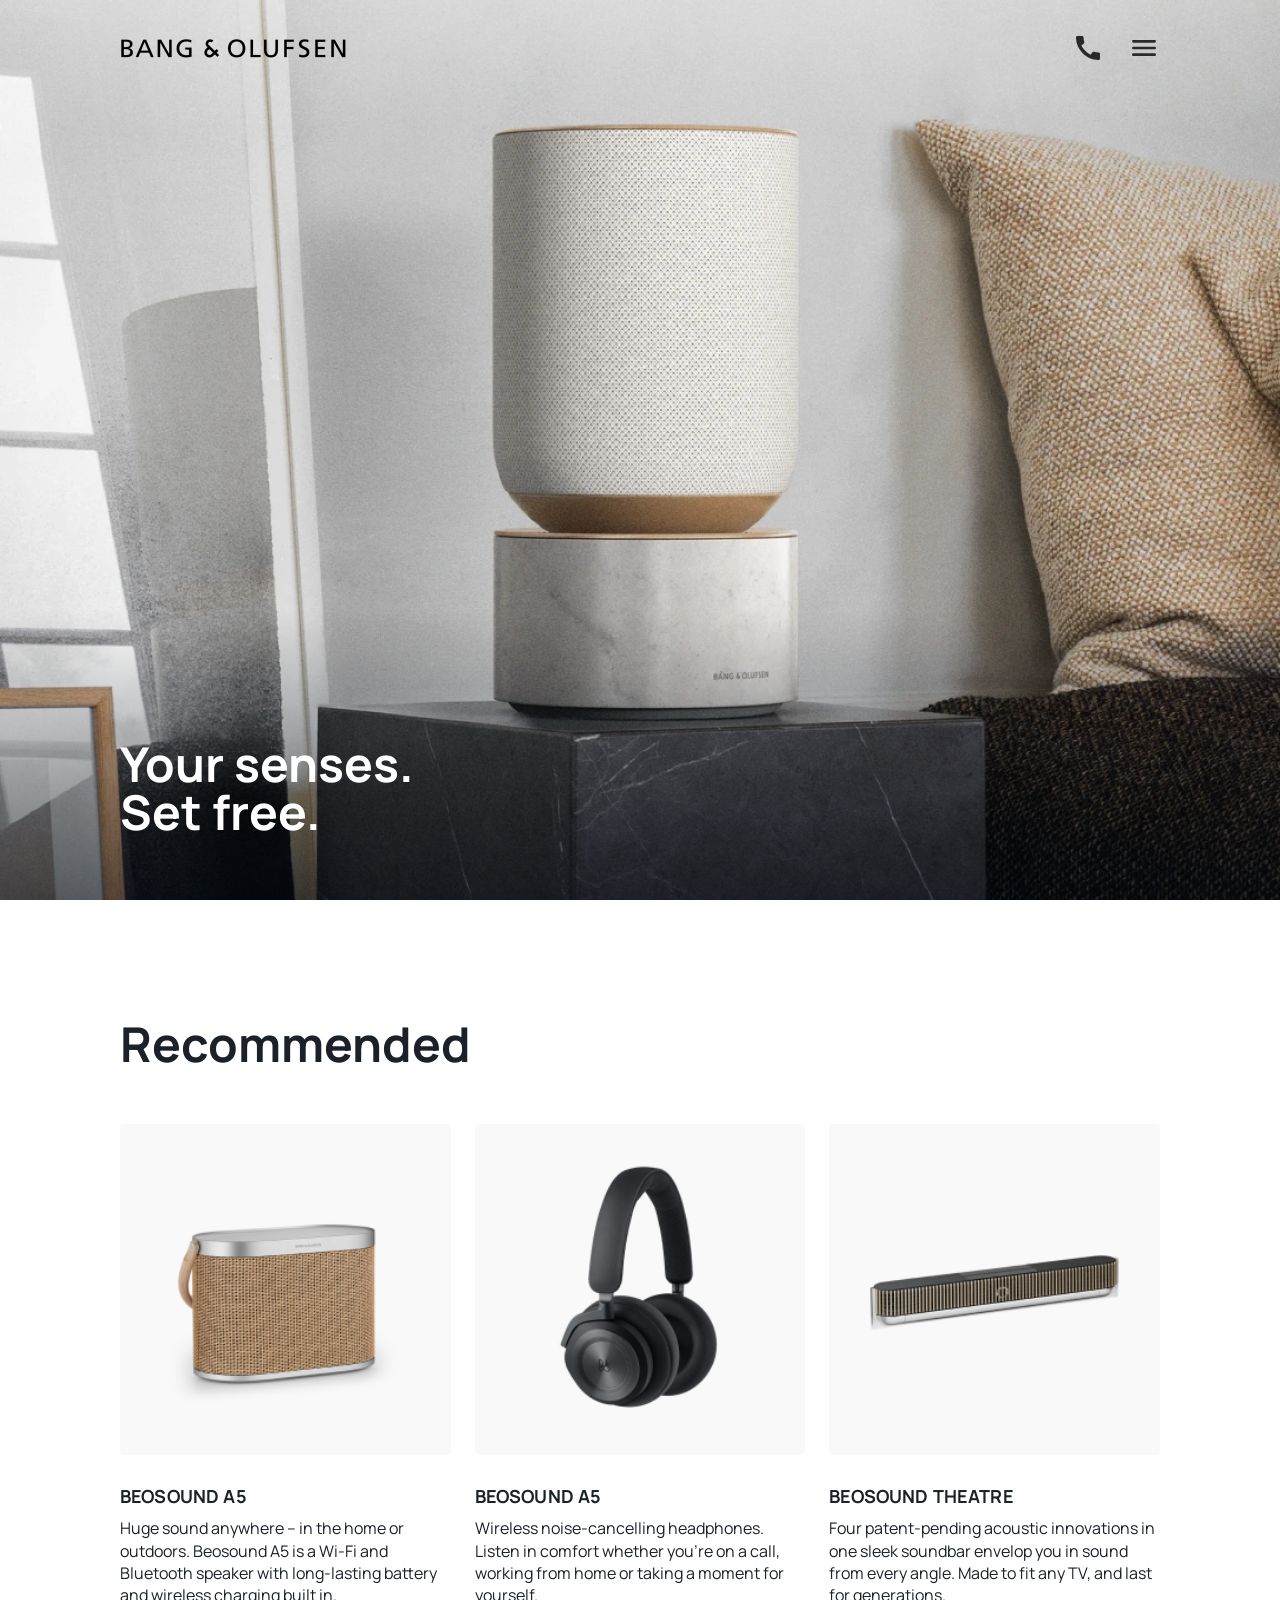
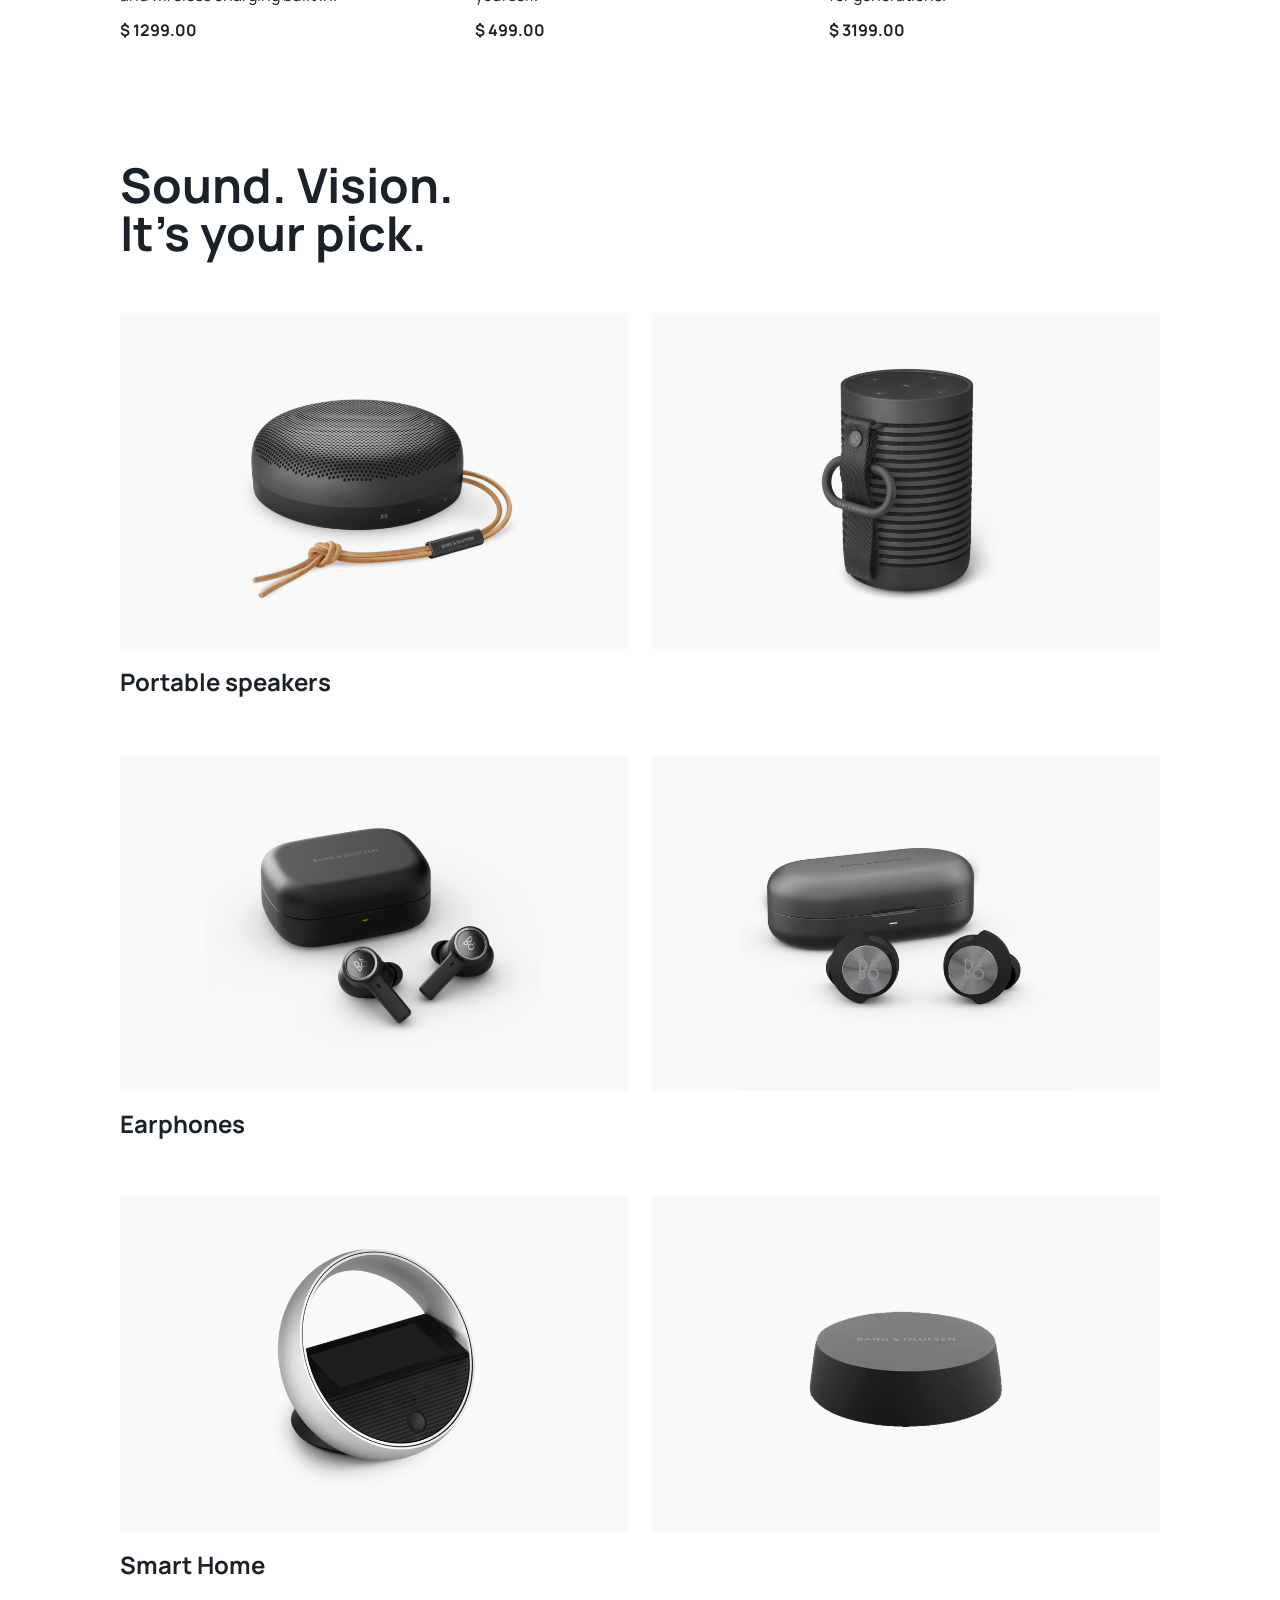
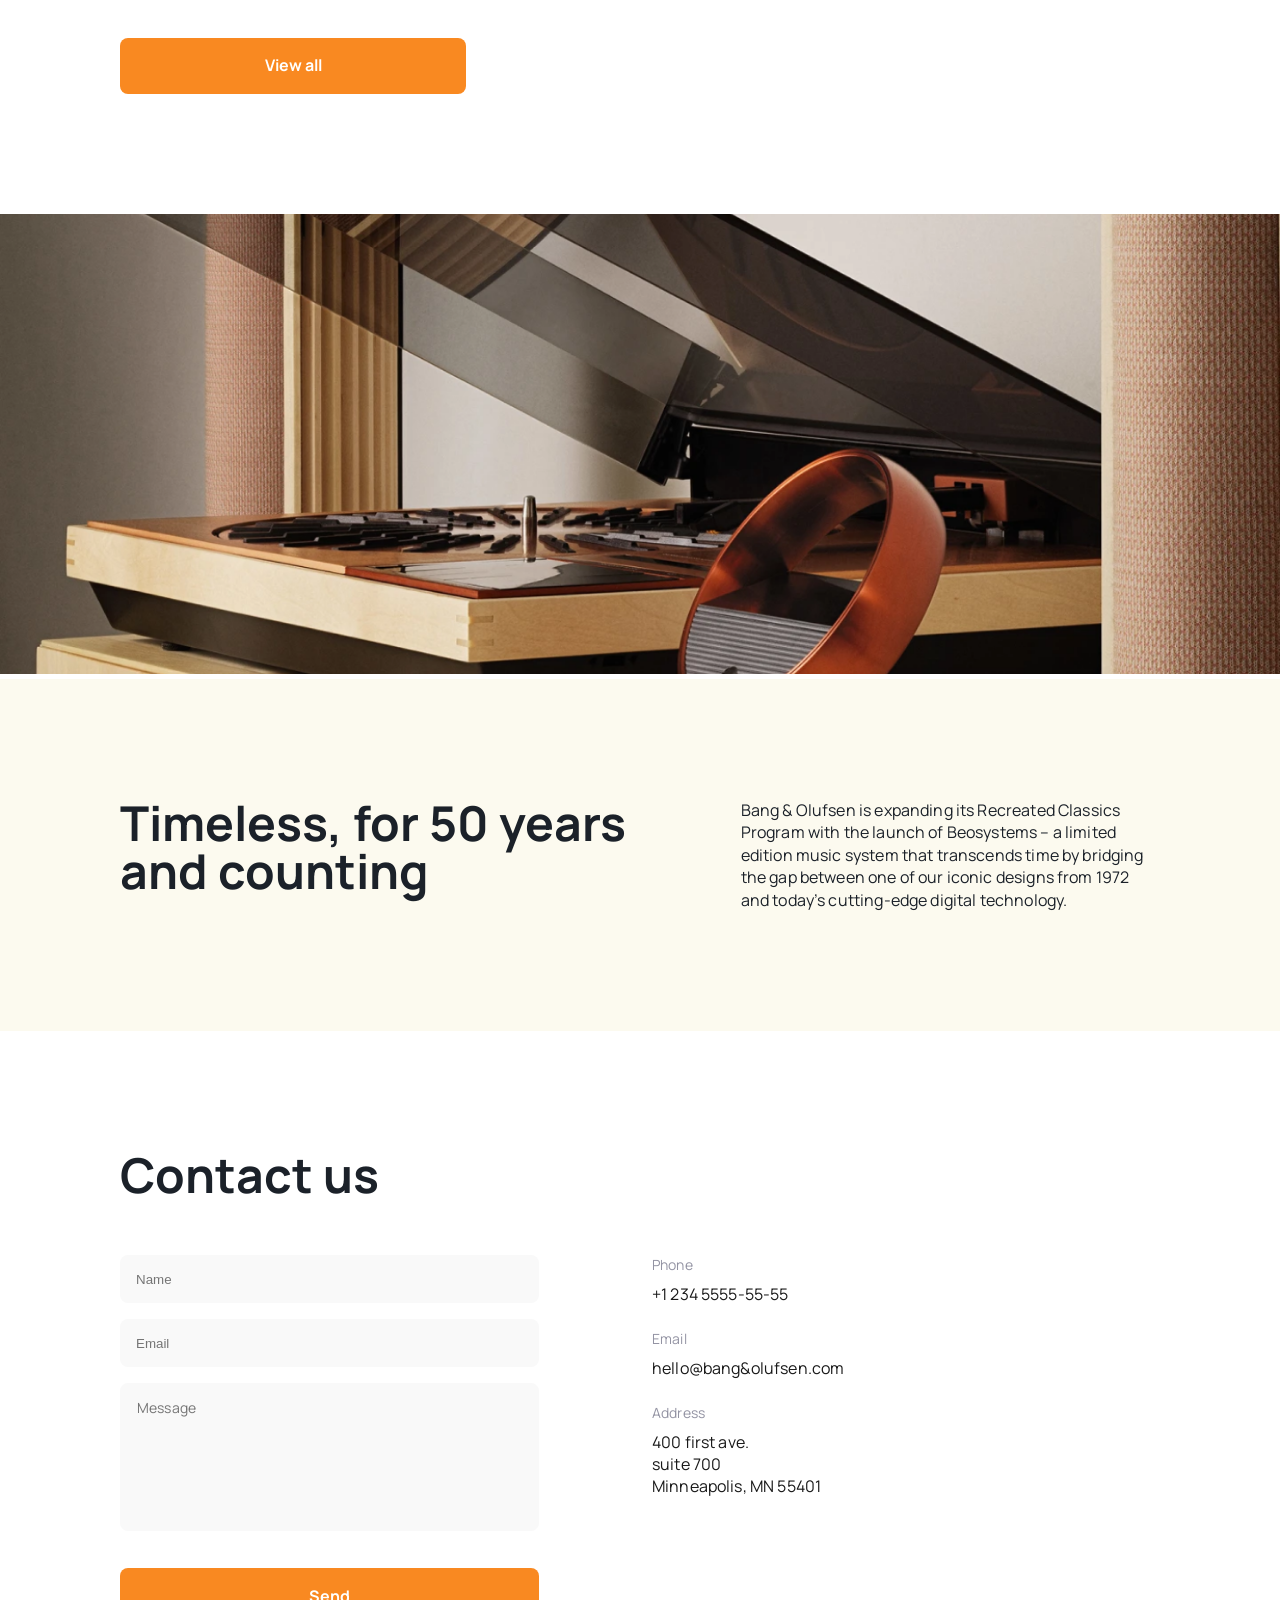
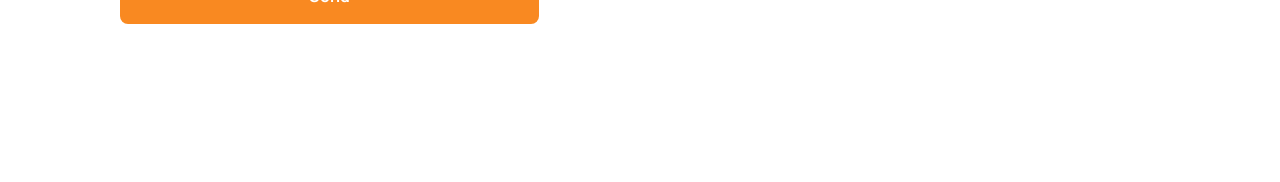
<file: index.html>
<!doctype html><html lang="en" class="page"><head><meta charset="utf-8"><meta name="viewport" content="width=device-width, initial-scale=1.0"><title>BANG&OLUFSEN</title><link rel="preconnect" href="https://fonts.googleapis.com"><link href="https://fonts.googleapis.com/css2?family=Manrope:wght@200..800&family=Roboto:ital,wght@0,100;0,300;0,400;0,500;0,700;0,900;1,100;1,300;1,400;1,500;1,700;1,900&display=swap" rel="stylesheet"><link rel="stylesheet" href="index.c3a9f9d5.css"><link rel="icon" href="favicon.d91ff934.svg"><script src="index.cabb280d.js" defer></script></head><body class="page__body"> <header class="header page__header" id="header"> <div class="top-bar"> <a href="#header" class="top-bar__logo-link"> <img src="logo-2x.825bc023.png" alt="B&O logo" class="top-bar__logo"> </a> <div class="header__icons"> <a href="tel:+1 234 555-55-55" class="icon icon--phone"> <div class="icon__tooltip">+1 234 555-55-55</div> </a> <a href="#menu" class="icon icon--menu"></a> </div> </div> <div class="header__bottom"> <h1 class="header__title"> Your senses. <br> Set free. </h1> </div> </header> <aside class="menu page__menu" id="menu"> <div class="top-bar"> <a href="#header" class="top-bar__logo-link"> <img src="logo-2x.825bc023.png" alt="B&O logo" class="top-bar__logo"> </a> <a href="#" class="icon icon--close"></a> </div> <div class="menu__content"> <nav class="menu__nav nav"> <ul class="nav__list"> <li class="nav__item"> <a class="nav__link" href="#recommended"> Recommended </a> </li> <li class="nav__item"> <a class="nav__link" href="#categories"> Categories </a> </li> <li class="nav__item"> <a class="nav__link" href="#about-us"> About Us </a> </li> <li class="nav__item"> <a class="nav__link" href="#contacts"> Contact Us </a> </li> </ul> </nav> <a href="tel:+123455555555" class="menu__phone-number"> +1 234 5555-55-55 </a> <a href="tel:+123455555555" class="menu__call-to-order"> call to order </a> </div> </aside> <main class="main page__main" id="main"> <section class="main__section recommended" id="recommended"> <h2 class="section-title">Recommended</h2> <div class="recommended__product"> <div class="recommended__elements"> <article class="recommended__element"> <img class="recommended__element--img" src="beosound-a5.f202294a.png" alt="beosound-a5"> <h3 class="recommended__element--title">BEOSOUND A5</h3> <p class="recommended__element--description"> Huge sound anywhere – in the home or outdoors. Beosound A5 is a Wi-Fi and Bluetooth speaker with long-lasting battery and wireless charging built in. </p> <p class="recommended__element--price">$ 1299.00</p> </article> <article class="recommended__element"> <img class="recommended__element--img" src="beoplay-hx.ebe724c9.png" alt="beosound-a5"> <h3 class="recommended__element--title">BEOSOUND A5</h3> <p class="recommended__element--description"> Wireless noise-cancelling headphones. Listen in comfort whether you're on a call, working from home or taking a moment for yourself. </p> <p class="recommended__element--price">$ 499.00</p> </article> <article class="recommended__element"> <img class="recommended__element--img" src="beosound-theatre.cd86ad6c.png" alt="beosound-a5"> <h3 class="recommended__element--title">BEOSOUND THEATRE</h3> <p class="recommended__element--description"> Four patent-pending acoustic innovations in one sleek soundbar envelop you in sound from every angle. Made to fit any TV, and last for generations. </p> <p class="recommended__element--price">$ 3199.00</p> </article> </div> </div> </section> <section class="categories main__section" id="categories"> <h2 class="section-title"> Sound. Vision. <br> It’s your pick. </h2> <div class="categories__wrapper"> <article class="category"> <div class="category__photos"> <a href="#" class="category__link"> <img class="category__photo" src="portable-speakers-1.74631e2a.png" alt="portable-speakers-1"> </a> <a href="#" class="category__link"> <img class="category__photo" src="portable-speakers-2.d287e15f.png" alt="portable-speakers-2"> </a> </div> <h3 class="category__title">Portable speakers</h3> </article> <article class="category"> <div class="category__photos"> <a href="#" class="category__link"> <img class="category__photo" src="earphones-1.5851f82d.png" alt="earphones-1"> </a> <a href="#" class="category__link"> <img class="category__photo" src="earphones-2.4d43bd1b.png" alt="earphones-2"> </a> </div> <h3 class="category__title">Earphones</h3> </article> <article class="category"> <div class="category__photos"> <a href="#" class="category__link"> <img class="category__photo" src="smart-home-1.b42c7402.png" alt="smart-home-1"> </a> <a href="#" class="category__link"> <img class="category__photo" src="smart-home-2.30ddef01.png" alt="smart-home-2"> </a> </div> <h3 class="category__title">Smart Home</h3> </article> </div> <input class="categories__button" type="button" value="View all"> </section> </main> <section class="about-us" id="about-us"> <img class="about-us__img" src="main-about-us-x2.e0e451a0.png" alt="img-about-us"> <div class="about-us__content"> <h2 class="about-us__title">Timeless, for 50 years and counting</h2> <p class="about-us__description"> Bang & Olufsen is expanding its Recreated Classics Program with the launch of Beosystems – a limited edition music system that transcends time by bridging the gap between one of our iconic designs from 1972 and today’s cutting-edge digital technology. </p> </div> </section> <footer class="contacts footer__contacts" id="contacts"> <h2 class="section-title">Contact us</h2> <div class="contacts__information"> <form onsubmit="this.reset(); return false;" class="contacts__input"> <input name="name" class="contacts__name" type="text" placeholder="Name" required> <input name="email" class="contacts__email" type="email" placeholder="Email" required> <textarea name="message" class="contacts__message" placeholder="Message" required></textarea> <button class="contacts__button" type="submit">Send</button> </form> <div class="contacts__elements"> <div class="contacts__element"> <p class="contacts__element--name">Phone</p> <a href="tel:+123455555555" class="contacts__element--description"> +1 234 5555-55-55 </a> </div> <div class="contacts__element"> <p class="contacts__element--name">Email</p> <a href="mailto:hello@bang&olufsen.com" class="contacts__element--description" target="_blank"> hello@bang&olufsen.com </a> </div> <div class="contacts__element"> <p class="contacts__element--name">Address</p> <a href="https://www.google.com.ua/maps/search/400+1st+Avenue+South,+Миннеаполис,+Миннесота,+США/@44.9827506,-93.2801103,16z/data=!3m1!4b1?hl=ru&entry=ttu" class="contacts__element--description" target="_blank"> 400 first ave. <br> suite 700 <br> Minneapolis, MN 55401 </a> </div> </div> </div> </footer> </body></html>
</file>
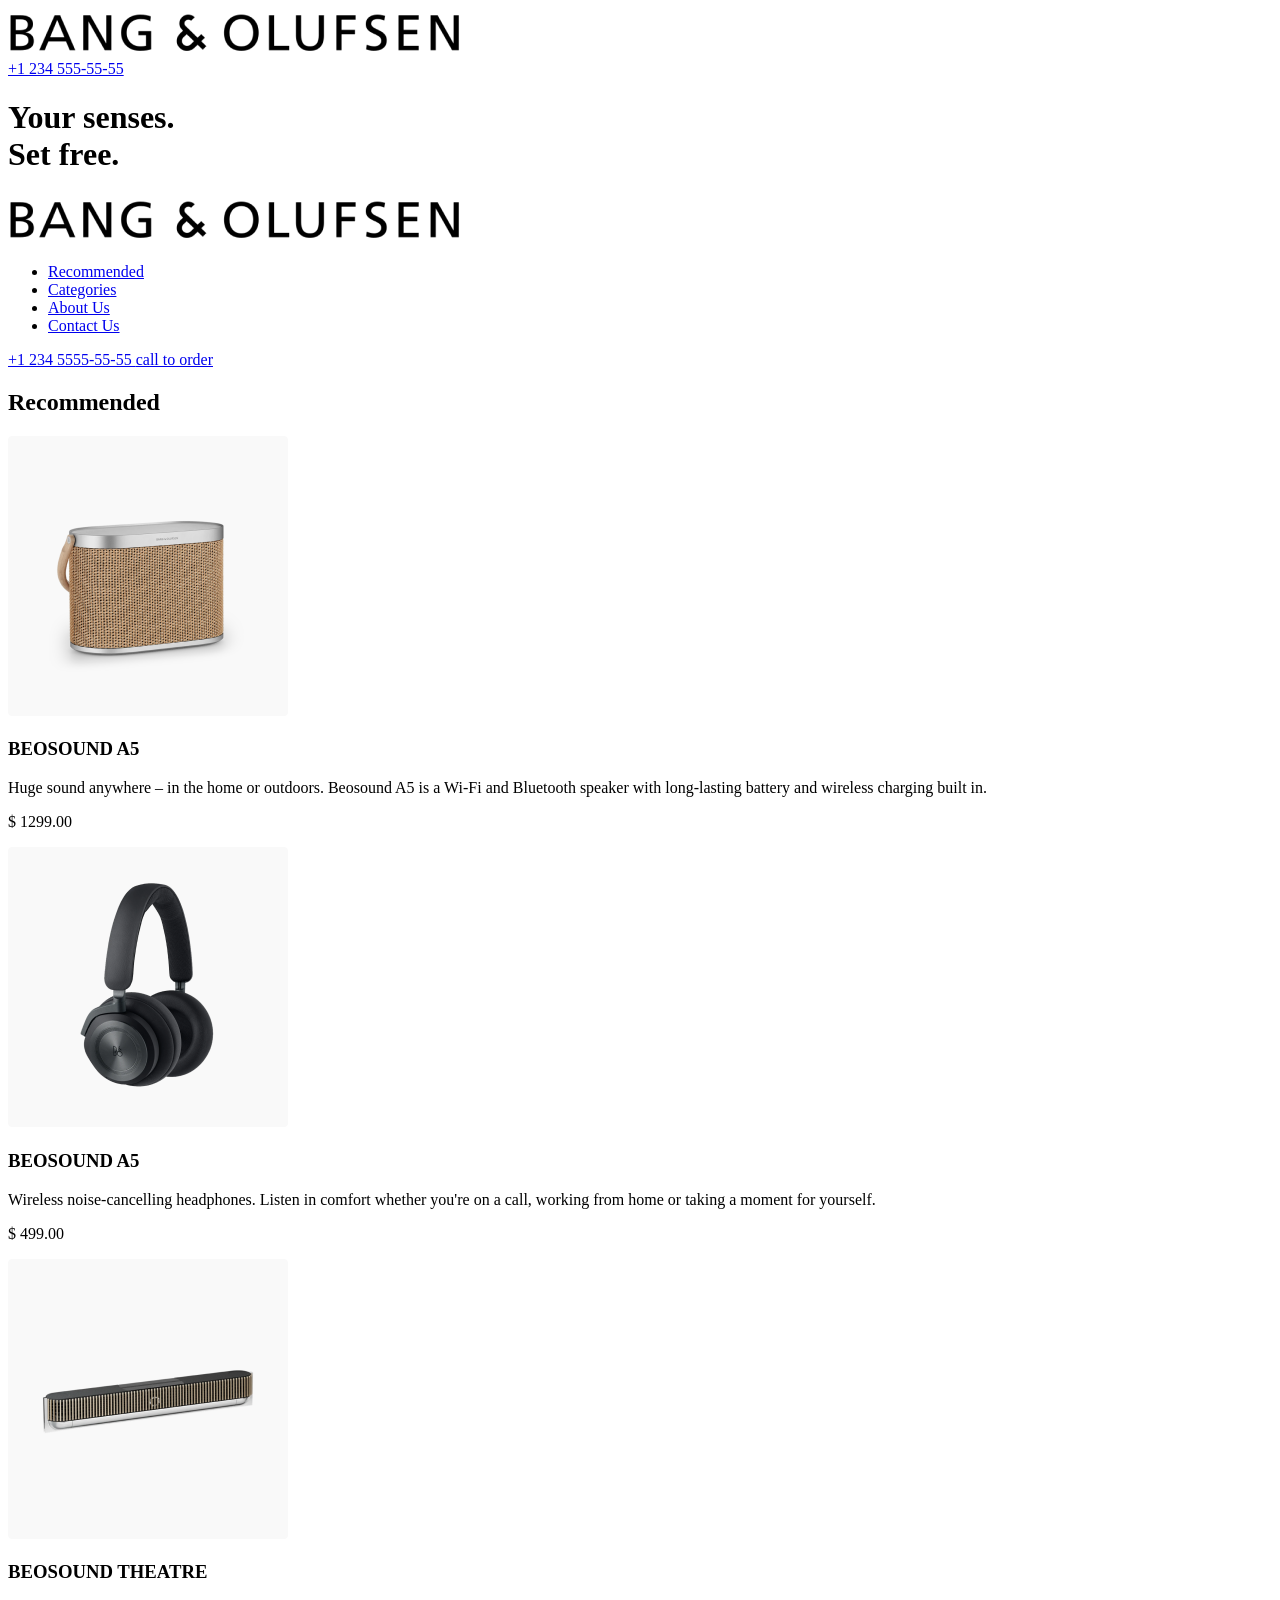
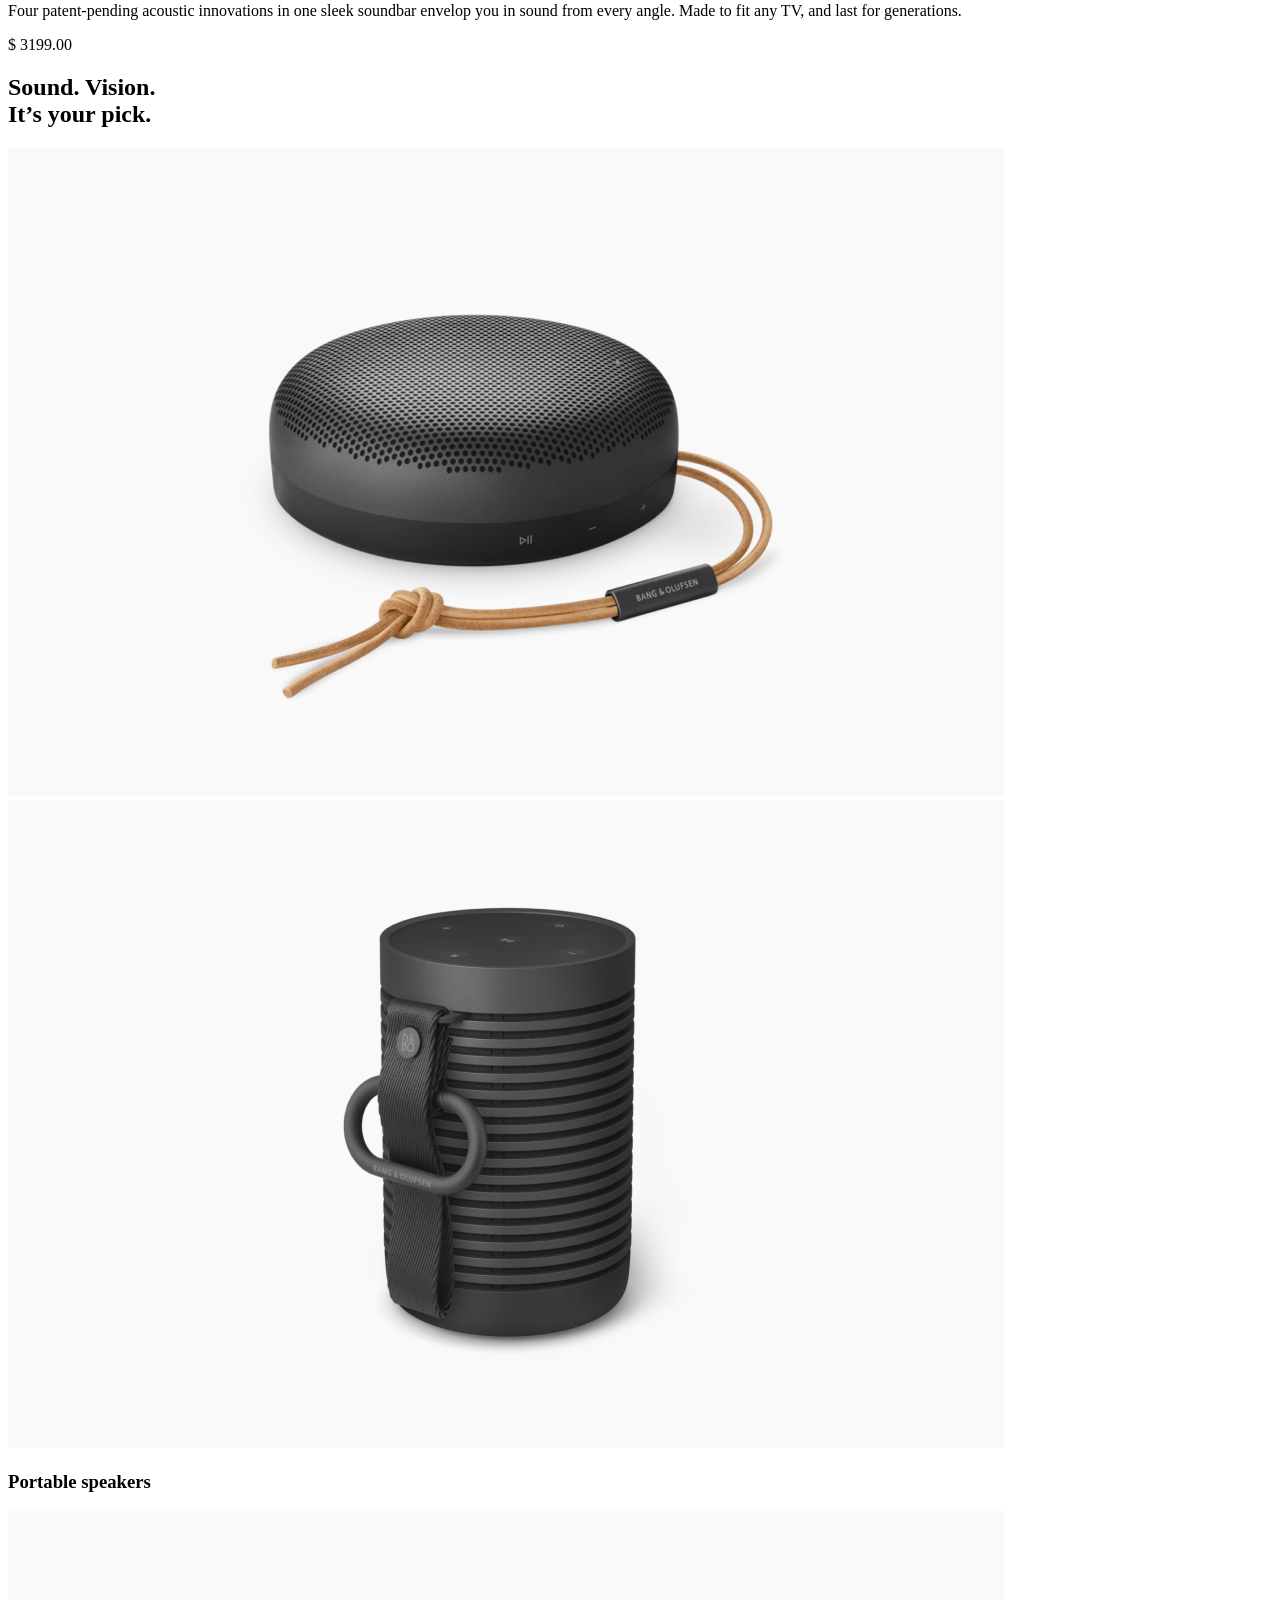
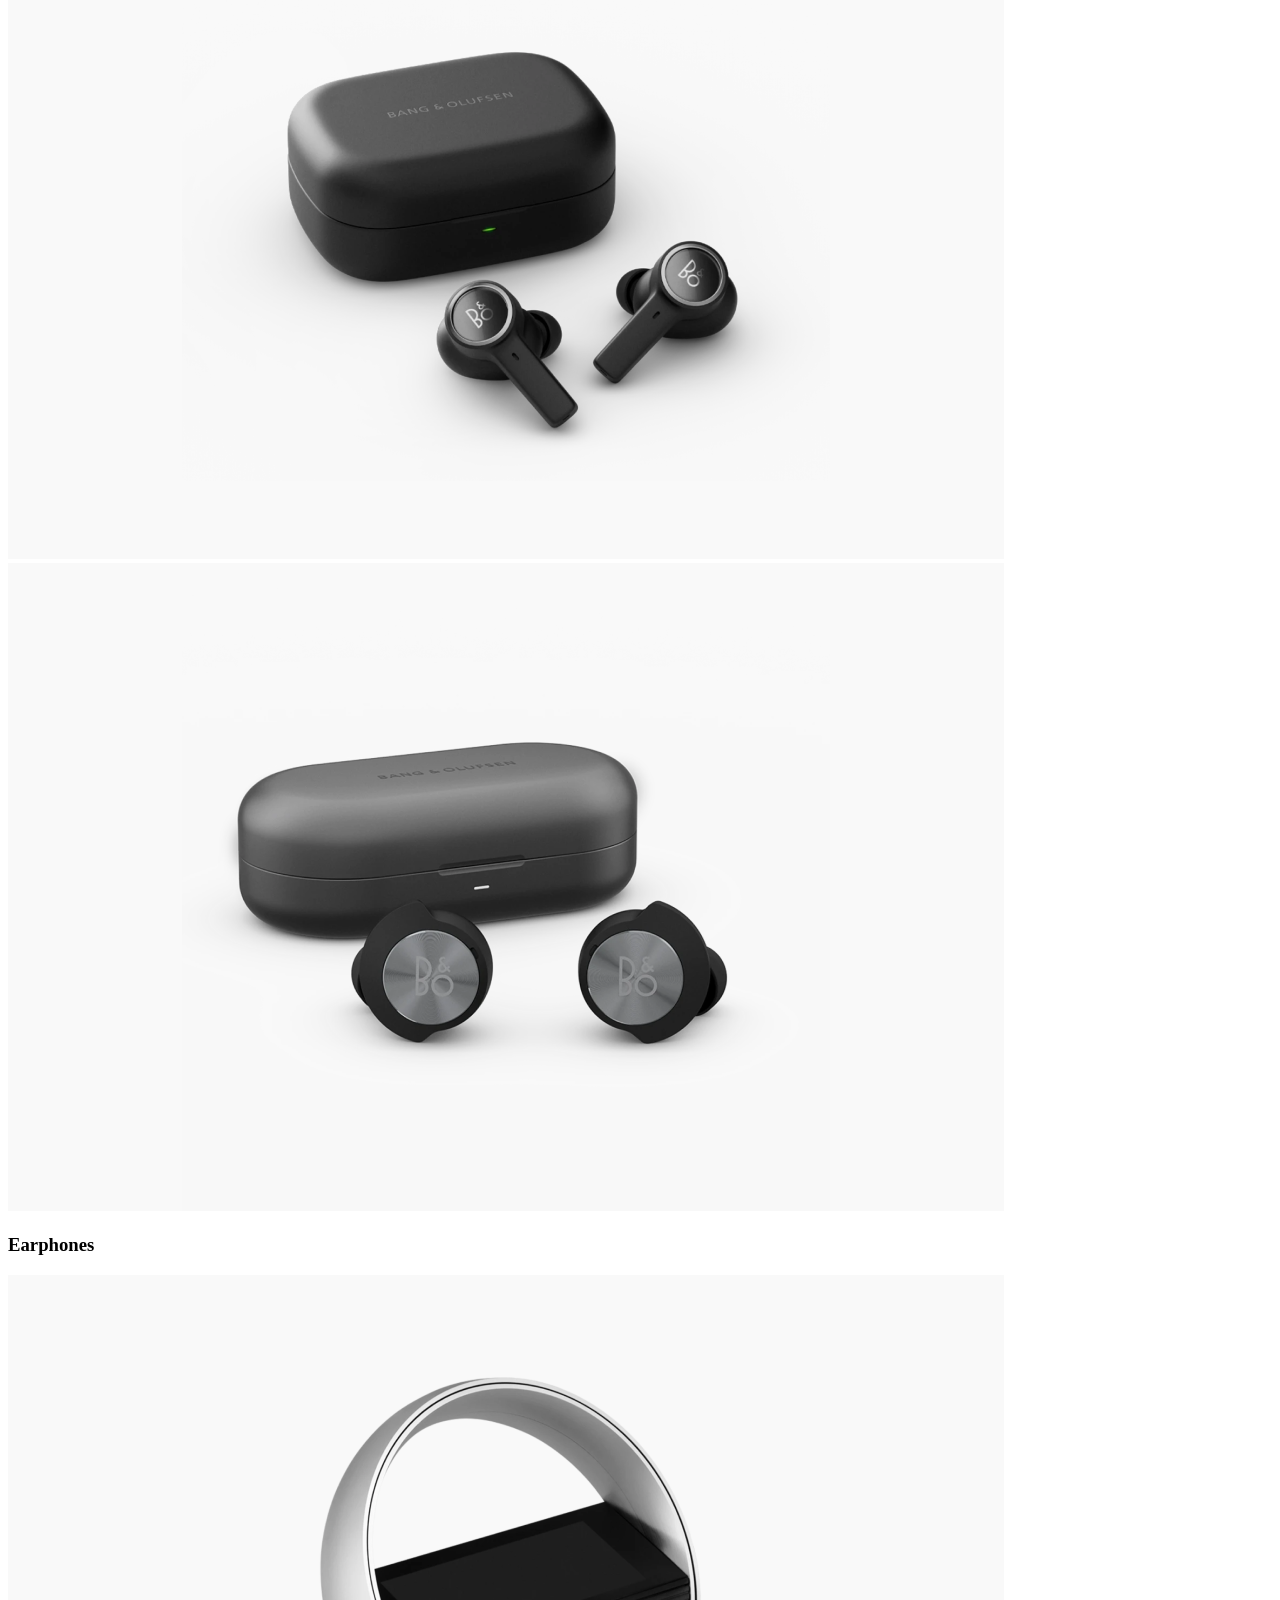
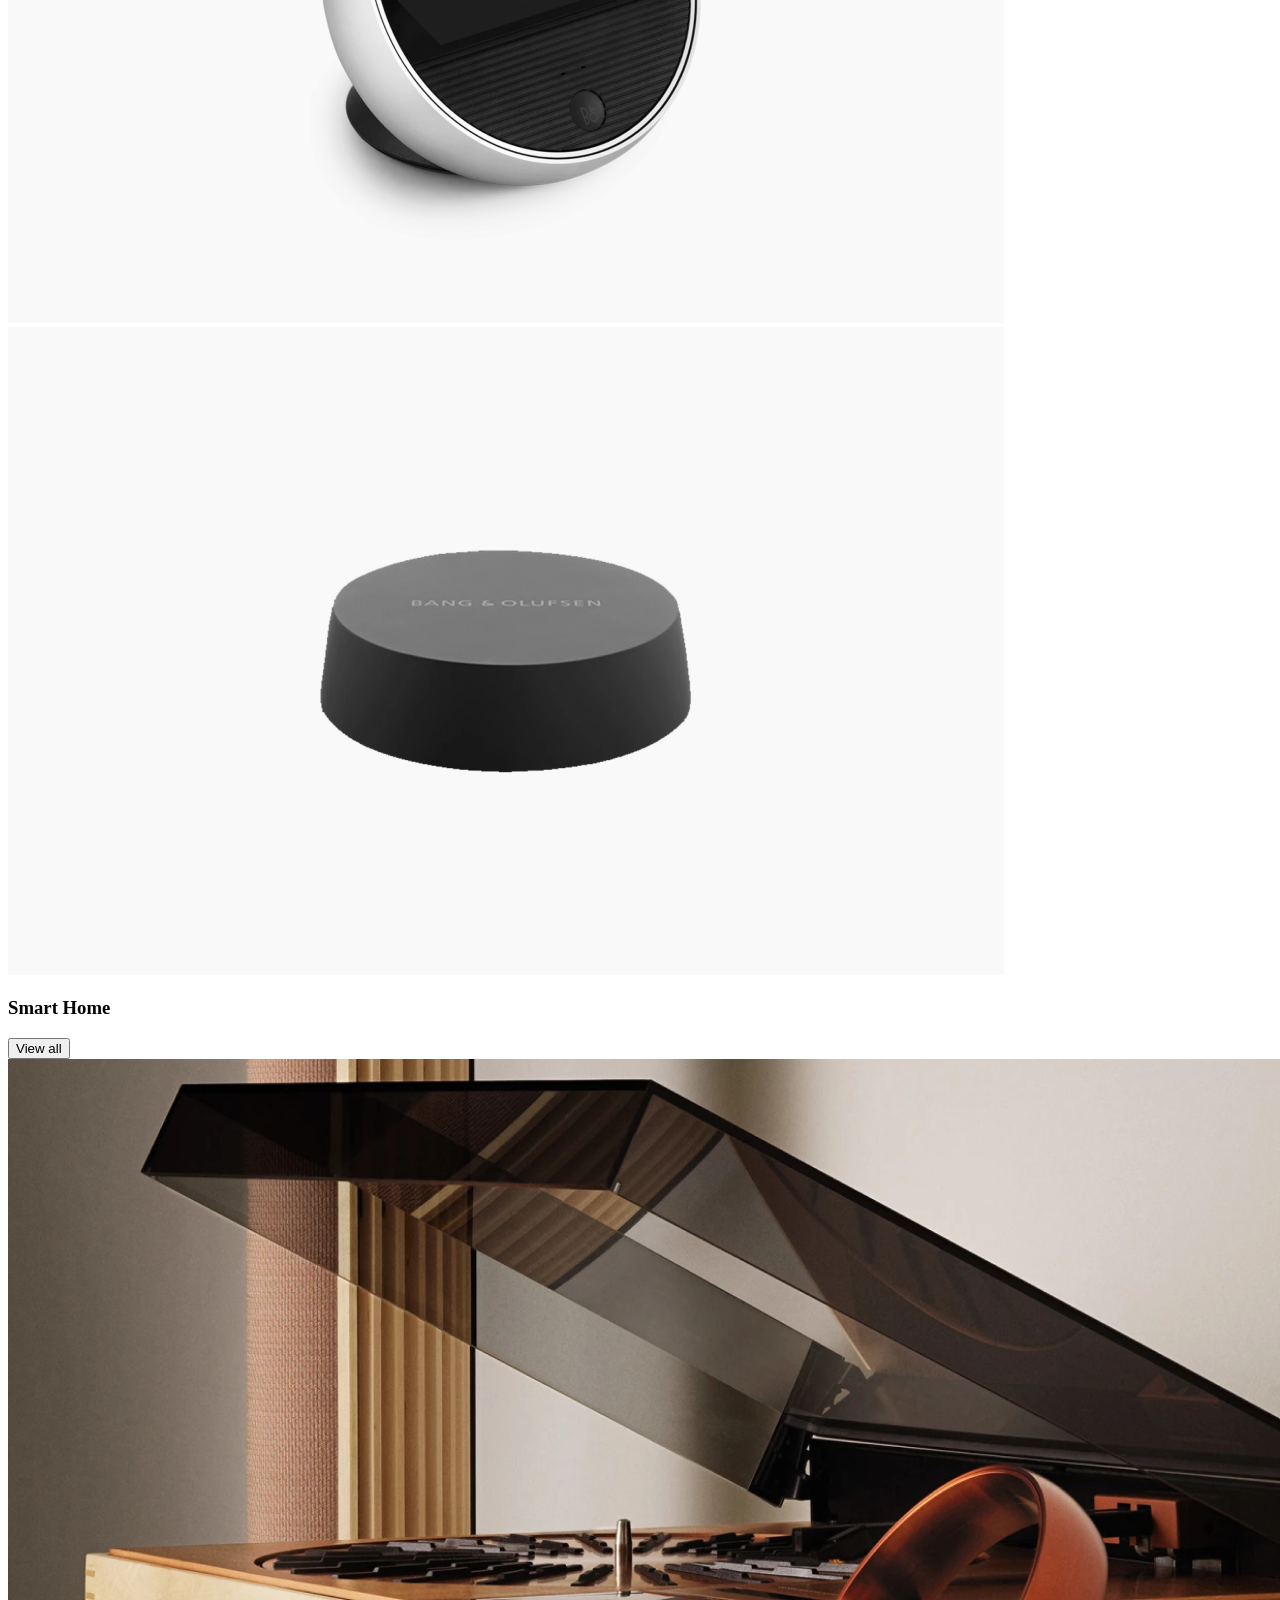
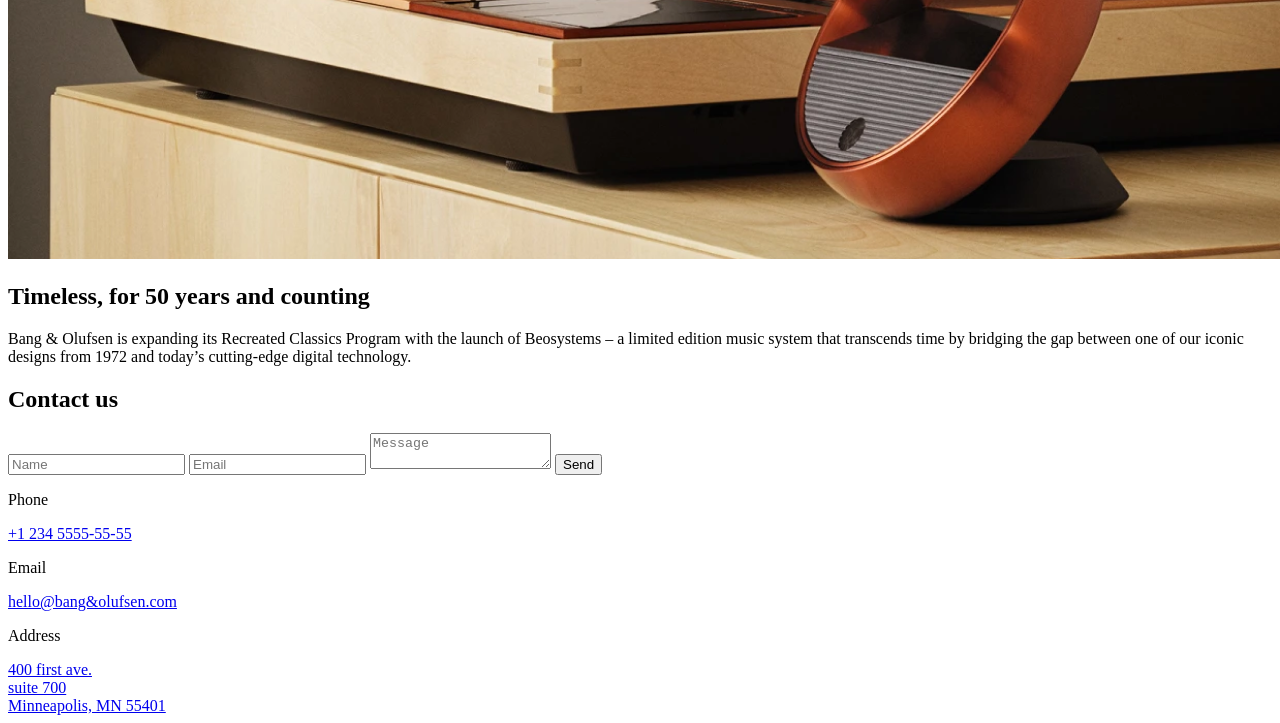
<file: src/index.html>
<!-- #region head -->
<!doctype html>
<html lang="en" class="page">
  <head>
    <meta charset="UTF-8" />
    <meta name="viewport" content="width=device-width, initial-scale=1.0" />
    <title>BANG&OLUFSEN</title>
    <link rel="preconnect" href="https://fonts.googleapis.com" />
    <link
      href="https://fonts.googleapis.com/css2?family=Manrope:wght@200..800&family=Roboto:ital,wght@0,100;0,300;0,400;0,500;0,700;0,900;1,100;1,300;1,400;1,500;1,700;1,900&display=swap"
      rel="stylesheet"
    />
    <link rel="stylesheet" href="styles/style.scss" />
    <link rel="icon" href="images/icons/favicon.svg" />

    <script src="scripts/main.js" defer></script>
  </head>
  <!-- #endregion -->
  <body class="page__body">
    <header class="page__header header" id="header">
      <div class="top-bar">
        <a href="#header" class="top-bar__logo-link">
          <img
            src="images/logo-2x.png"
            alt="B&O logo"
            class="top-bar__logo" />
        </a>

        <div class="header__icons">
          <a href="tel:+1 234 555-55-55" class="icon icon--phone">
            <div class="icon__tooltip">+1 234 555-55-55</div>
          </a>

          <a href="#menu" class="icon icon--menu"></a>
        </div>
      </div>

      <div class="header__bottom">
        <h1 class="header__title">
          Your senses.
          <br />
          Set free.
        </h1>
      </div>
    </header>

    <aside class="page__menu menu" id="menu">
      <div class="top-bar">
        <a href="#header" class="top-bar__logo-link">
          <img
            src="images/logo-2x.png"
            alt="B&O logo"
            class="top-bar__logo"
          />
        </a>

        <a href="#" class="icon icon--close"></a>
      </div>

      <div class="menu__content">
        <nav class="nav menu__nav">
          <ul class="nav__list">
            <li class="nav__item">
              <a class="nav__link" href="#recommended"> Recommended </a>
            </li>
            <li class="nav__item">
              <a class="nav__link" href="#categories"> Categories </a>
            </li>
            <li class="nav__item">
              <a class="nav__link" href="#about-us"> About Us </a>
            </li>
            <li class="nav__item">
              <a class="nav__link" href="#contacts"> Contact Us </a>
            </li>
          </ul>
        </nav>

        <a href="tel:+123455555555" class="menu__phone-number">
          +1 234 5555-55-55
        </a>

        <a href="tel:+123455555555" class="menu__call-to-order">
          call to order
        </a>
      </div>
    </aside>

    <main class="page__main main" id="main">
      <section class="recommended main__section" id="recommended">
        <h2 class="section-title">Recommended</h2>

        <div class="recommended__product">
          <div class="recommended__elements">
            <article class="recommended__element">
              <img
                class="recommended__element--img"
                src="/src/images/beosound-a5.png"
                alt="beosound-a5"
              />

              <h3 class="recommended__element--title">BEOSOUND A5</h3>
              <p class="recommended__element--description">
                Huge sound anywhere – in the home or outdoors. Beosound A5 is a
                Wi-Fi and Bluetooth speaker with long-lasting battery and
                wireless charging built in.
              </p>
              <p class="recommended__element--price">$ 1299.00</p>
            </article>

            <article class="recommended__element">
              <img
                class="recommended__element--img"
                src="/src/images/beoplay-hx.png"
                alt="beosound-a5"
              />

              <h3 class="recommended__element--title">BEOSOUND A5</h3>
              <p class="recommended__element--description">
                Wireless noise-cancelling headphones. Listen in comfort whether
                you're on a call, working from home or taking a moment for
                yourself.
              </p>
              <p class="recommended__element--price">$ 499.00</p>
            </article>

            <article class="recommended__element">
              <img
                class="recommended__element--img"
                src="/src/images/beosound-theatre.png"
                alt="beosound-a5"
              />

              <h3 class="recommended__element--title">BEOSOUND THEATRE</h3>
              <p class="recommended__element--description">
                Four patent-pending acoustic innovations in one sleek soundbar
                envelop you in sound from every angle. Made to fit any TV, and
                last for generations.
              </p>
              <p class="recommended__element--price">$ 3199.00</p>
            </article>
          </div>
        </div>
      </section>

      <section class="categories main__section" id="categories">
        <h2 class="section-title">
          Sound. Vision.
          <br />
          It’s your pick.
        </h2>

        <div class="categories__wrapper">
          <article class="category">
            <div class="category__photos">
              <a href="#" class="category__link">
                <img
                  class="category__photo"
                  src="/src/images/portable-speakers-1.png"
                  alt="portable-speakers-1"
                />
              </a>

              <a href="#" class="category__link">
                <img
                  class="category__photo"
                  src="/src/images/portable-speakers-2.png"
                  alt="portable-speakers-2"
                />
              </a>
            </div>
            <h3 class="category__title">Portable speakers</h3>
          </article>

          <article class="category">
            <div class="category__photos">
              <a href="#" class="category__link">
                <img
                  class="category__photo"
                  src="/src/images/earphones-1.png"
                  alt="earphones-1"
                />
              </a>

              <a href="#" class="category__link">
                <img
                  class="category__photo"
                  src="/src/images/earphones-2.png"
                  alt="earphones-2"
                />
              </a>
            </div>
            <h3 class="category__title">Earphones</h3>
          </article>

          <article class="category">
            <div class="category__photos">
              <a href="#" class="category__link">
                <img
                  class="category__photo"
                  src="/src/images/smart-home-1.png"
                  alt="smart-home-1"
                />
              </a>

              <a href="#" class="category__link">
                <img
                  class="category__photo"
                  src="/src/images/smart-home-2.png"
                  alt="smart-home-2"
                />
              </a>
            </div>
            <h3 class="category__title">Smart Home</h3>
          </article>
        </div>

        <input
         class="categories__button"
          type="button"
           value="View all"
        />
      </section>
    </main>

    <section class="about-us" id="about-us">
      <img
        class="about-us__img"
        src="/src/images/main-about-us-x2.png"
        alt="img-about-us"
      />

      <div class="about-us__content">
        <h2 class="about-us__title">Timeless, for 50 years and counting</h2>
        <p class="about-us__description">
          Bang & Olufsen is expanding its Recreated Classics Program with the
          launch of Beosystems – a limited edition music system that transcends
          time by bridging the gap between one of our iconic designs from 1972
          and today’s cutting-edge digital technology.
        </p>
      </div>
    </section>

    <footer class="footer__contacts contacts" id="contacts">
      <h2 class="section-title">Contact us</h2>

      <div class="contacts__information">
        <form onsubmit="this.reset(); return false;" class="contacts__input">
          <input
            name="name"
            class="contacts__name"
            type="text"
            placeholder="Name"
            required
          />

          <input
            name="email"
            class="contacts__email"
            type="email"
            placeholder="Email"
            required
          />

          <textarea
            name="message"
            class="contacts__message"
            placeholder="Message"
            required
          ></textarea>

          <button class="contacts__button" type="submit">Send</button>
        </form>

        <div class="contacts__elements">
          <div class="contacts__element">
            <p class="contacts__element--name">Phone</p>
            <a href="tel:+123455555555" class="contacts__element--description">
              +1 234 5555-55-55
            </a>
          </div>

          <div class="contacts__element">
            <p class="contacts__element--name">Email</p>
            <a
              href="mailto:hello@bang&olufsen.com"
              class="contacts__element--description"
              target="_blank"
            >
              hello@bang&olufsen.com
            </a>
          </div>

          <div class="contacts__element">
            <p class="contacts__element--name">Address</p>
            <a
              href="https://www.google.com.ua/maps/search/400+1st+Avenue+South,+Миннеаполис,+Миннесота,+США/@44.9827506,-93.2801103,16z/data=!3m1!4b1?hl=ru&entry=ttu"
              class="contacts__element--description"
              target="_blank"
            >
              400 first ave.
              <br />
              suite 700
              <br />
              Minneapolis, MN 55401
            </a>
          </div>
        </div>
      </div>
    </footer>
  </body>
</html>
</file>
<file: index.c3a9f9d5.css>
.section-title{color:#1b2129;text-align:left;margin:0 0 48px;font-family:Manrope,sans-serif;font-size:32px;font-weight:700;line-height:32px}@media (min-width:576px){.section-title{margin-bottom:56px;font-size:40px;line-height:40px}}@media (min-width:976px){.section-title{font-size:48px;line-height:48px}}.section-title--about-us{margin-bottom:24px}.header{height:border-box;background-image:url(header-bg.758ca939.png);background-position:50%;background-size:cover;-ms-flex-direction:column;flex-direction:column;-ms-flex-pack:justify;justify-content:space-between;height:100vh;display:-ms-flexbox;display:flex}.header__icons{gap:24px;display:-ms-flexbox;display:flex}.header__title{color:#fff;margin:0;font-family:Manrope,sans-serif;font-size:36px;font-style:normal;font-weight:700;line-height:36px}@media (min-width:576px){.header__title{font-size:48px;line-height:48px}}.header__bottom{padding-bottom:40px;padding-left:20px;padding-right:20px}@media (min-width:576px){.header__bottom{padding-left:72px;padding-right:72px}}@media (min-width:976px){.header__bottom{padding-left:120px;padding-right:120px}}@media (min-width:576px){.header__bottom{padding-bottom:64px}}.page{color:#1b2129;scroll-behavior:smooth;font-family:Manrope,sans-serif;font-size:16px;line-height:140%}.page:has(.page__menu:target){overflow:hidden}.page__body{min-width:320px;margin:0}.page__menu{opacity:0;pointer-events:none;transition:all .3s;position:fixed;top:0;left:0;right:0;transform:translate(-100%)}.page__menu:target{opacity:1;pointer-events:all;overflow:hidden;transform:translate(0)}.top-bar{-ms-flex-pack:justify;justify-content:space-between;-ms-flex-align:center;align-items:center;margin-bottom:32px;padding:24px 20px;display:-ms-flexbox;display:flex}@media (min-width:576px){.top-bar{padding-left:72px;padding-right:72px}}@media (min-width:976px){.top-bar{padding-left:120px;padding-right:120px}}@media (min-width:576px){.top-bar{margin-bottom:56px;padding-top:32px;padding-bottom:32px}}.top-bar__icons{gap:24px;display:-ms-flexbox;display:flex}.top-bar__logo-link{display:-ms-flexbox;display:flex}.top-bar__logo{height:16px;transition:transform .3s}.top-bar__logo:hover{cursor:pointer;transform:scale(1.2)}@media (min-width:576px){.top-bar__logo{height:24px}}.icon{background-position:50%;background-size:contain;width:18px;height:18px;transition:transform .3s;display:block}.icon:hover{cursor:pointer;transform:scale(1.2)}@media (min-width:576px){.icon{width:32px;height:32px}}.icon--phone{background-image:url(icon-phone.d181234c.svg)}.icon--menu{background-image:url(icon-burger-menu.fd26e13d.svg)}.icon--menu:hover{cursor:pointer;background-image:url(icon-burger-menu-hover.535f3edf.svg)}.icon--close{background-image:url(icon-cross.31bb77d6.svg);width:16px;height:16px}@media (min-width:576px){.icon--close{width:21.33px;height:21.33px}}.icon__tooltip{display:none}@media (min-width:976px){.icon__tooltip{opacity:0;letter-spacing:2px;text-transform:uppercase;color:#000;pointer-events:none;width:max-content;padding-right:12px;font-size:12px;font-weight:700;line-height:16px;display:block;position:absolute;transform:translate(-100%,30%)}}.icon:hover .icon__tooltip{opacity:1;pointer-events:all;cursor:pointer;transition:all .5s ease-out}.main:not(.about-us){row-gap:96px;padding:64px 20px 0;display:grid}@media (min-width:576px){.main:not(.about-us){padding-left:72px;padding-right:72px}}@media (min-width:976px){.main:not(.about-us){padding-left:120px;padding-right:120px}}@media (min-width:576px){.main:not(.about-us){row-gap:120px;padding-top:120px;padding-bottom:0}}.menu{box-sizing:border-box;opacity:0;pointer-events:none;background-color:#f9f9f9;height:100vh;margin:0;font-weight:700;position:fixed;top:0;left:0;right:0;overflow:auto}.menu:target{opacity:1;pointer-events:all}.menu__nav{margin-bottom:48px}.menu__content{padding-left:20px;padding-right:20px}@media (min-width:576px){.menu__content{padding-left:72px;padding-right:72px}}@media (min-width:976px){.menu__content{padding-left:120px;padding-right:120px}}.menu__phone-number{letter-spacing:2px;color:inherit;margin-bottom:16px;font-size:16px;line-height:22.4px;text-decoration:none;transition:all .5s;display:block}.menu__phone-number:hover{color:#eb2c2c;cursor:pointer}.menu__call-to-order{color:inherit;letter-spacing:2px;text-transform:uppercase;border-bottom:1px solid #273341;width:fit-content;padding-bottom:3px;font-size:16px;line-height:22.4px;text-decoration:none;transition:all .5s;display:block}.menu__call-to-order:hover{color:#eb2c2c;cursor:pointer}.nav__link{color:inherit;font-size:22px;line-height:22px;text-decoration:none;position:relative}.nav__link:after{content:"";background-color:#1b2129;width:100%;height:1px;transition:transform .3s;display:block;position:absolute;bottom:-8px;transform:scale(0)}.nav__link:hover:after{transform-origin:0;cursor:pointer;transform:scale(1)}.nav__list{-ms-flex-direction:column;flex-direction:column;gap:32px;margin:0;padding:0;list-style:none;display:-ms-flexbox;display:flex}.about-us{padding:64px 0}@media (min-width:576px){.about-us{padding:120px 0}}.about-us__img{width:100%;margin:0}@media (min-width:576px){.about-us__img{max-height:744px}}@media (min-width:976px){.about-us__img{object-fit:cover;object-position:center;height:460px}}.about-us__content{--columns:2;grid-template-columns:repeat(var(--columns),1fr);background-color:#fcfaef;column-gap:20px;margin:0;padding:48px 20px;display:grid}@media (min-width:576px){.about-us__content{--columns:6;column-gap:24px}}@media (min-width:976px){.about-us__content{--columns:12}}@media (min-width:576px){.about-us__content{padding:120px 72px}}@media (min-width:976px){.about-us__content{padding:120px}}.about-us__title{color:#1b2129;grid-column:1/-1;margin:0;font-family:Manrope,sans-serif;font-size:32px;font-weight:700;line-height:32px}@media (min-width:576px){.about-us__title{grid-column:1/4;font-size:40px;line-height:40px}}@media (min-width:976px){.about-us__title{grid-column:1/7;font-size:48px;line-height:48px}}.about-us__description{color:#1b2129;letter-spacing:.15px;grid-column:1/-1;margin:0;font-family:Manrope,sans-serif;font-size:16px;font-weight:400;line-height:22.4px}@media (min-width:576px){.about-us__description{grid-column:4/-1}}@media (min-width:976px){.about-us__description{grid-column:8/-1}}.categories__wrapper{row-gap:40px;margin-bottom:40px;display:grid}@media (min-width:576px){.categories__wrapper{row-gap:56px;margin-bottom:56px}}.categories__button{color:#fff;background-color:#f98921;border:0;border-radius:8px;width:100%;height:56px;font-family:Manrope,sans-serif;font-size:16px;font-weight:700;line-height:27px;transition:transform .3s;display:inline-block;position:relative}@media (min-width:976px){.categories__button{width:33.3%}}.categories__button:hover{cursor:pointer;cursor:pointer;background-color:#1b2129;transform:scale(1.1)}.category__photos{--columns:2;grid-template-columns:repeat(var(--columns),1fr);column-gap:20px;margin-bottom:16px;display:grid}@media (min-width:576px){.category__photos{--columns:6;column-gap:24px}}@media (min-width:976px){.category__photos{--columns:12}}@media (min-width:576px){.category__link{grid-column:span 3}}@media (min-width:976px){.category__link{grid-column:span 6}}.category__photo{object-fit:cover;width:100%;height:100%;transition:transform .3s}.category__photo:hover{cursor:pointer;transform:scale(1.06)}.category__title{margin:0;font-size:18px;font-weight:700;line-height:25.2px}@media (min-width:576px){.category__title{font-size:24px;line-height:33.6px}}.contacts{padding-bottom:64px;padding-left:20px;padding-right:20px}.contacts__information{--columns:2;grid-template-columns:repeat(var(--columns),1fr);column-gap:20px;display:grid}@media (min-width:576px){.contacts__information{--columns:6;column-gap:24px}}@media (min-width:976px){.contacts__information{--columns:12}}@media (min-width:576px){.contacts{padding-bottom:120px;padding-left:72px;padding-right:72px}}@media (min-width:976px){.contacts{padding-left:120px;padding-right:120px}}.contacts__title{color:#1b2129;font-family:Manrope,sans-serif;font-size:32px;font-weight:700;line-height:32px}.contacts__input{grid-column:1/-1}@media (min-width:976px){.contacts__input{grid-column:1/6}}.contacts__name{box-sizing:border-box;background-color:#f9f9f9;border:0;border-radius:8px;width:100%;height:48px;margin-bottom:16px;padding:0 16px;transition:transform .3s}.contacts__name:hover{cursor:pointer;cursor:text;border:1px solid #dbdbdb;transform:scale(1.1)}.contacts__name:focus{border:2px solid #f98921;outline:none}.contacts__email{box-sizing:border-box;background-color:#f9f9f9;border:0;border-radius:8px;width:100%;height:48px;margin-bottom:16px;padding:0 16px;transition:transform .3s}.contacts__email:hover{cursor:pointer;cursor:text;border:1px solid #dbdbdb;transform:scale(1.1)}.contacts__email:focus{border:2px solid #f98921;outline:none}.contacts__message{box-sizing:border-box;resize:none;color:#1b2129;letter-spacing:.15px;background-color:#f9f9f9;border:1px solid #f9f9f9;border-radius:8px;width:100%;height:148px;margin-bottom:32px;padding:14px 16px;font-family:Manrope,sans-serif;font-size:14px;font-weight:400;line-height:19.6px;transition:transform .3s}.contacts__message:hover{cursor:pointer;cursor:text;border:1px solid #dbdbdb;transform:scale(1.1)}.contacts__message:focus{border:2px solid #f98921;outline:none}.contacts__button{color:#fff;background-color:#f98921;border:0;border-radius:8px;width:100%;height:56px;margin-bottom:38px;font-family:Manrope,sans-serif;font-size:16px;font-weight:700;line-height:27px;transition:transform .3s}.contacts__button:hover{cursor:pointer;cursor:pointer;background-color:#1b2129;transform:scale(1.1)}.contacts__elements{grid-column:1/-1}@media (min-width:976px){.contacts__elements{grid-column:7/-1}}.contacts__element{margin-bottom:24px}.contacts__element--name{letter-spacing:.15px;color:#9393a3;margin:0 0 8px;font-family:Manrope,sans-serif;font-size:14px;font-weight:400;line-height:19.6px}.contacts__element--description{letter-spacing:.15px;color:#191919;margin:0;font-family:Manrope,sans-serif;font-size:16px;font-weight:400;line-height:22.4px;text-decoration:none}.contacts__element--description:hover{color:red;cursor:pointer}.recommended__title{color:#1b2129;margin-top:64px;margin-bottom:48px;font-family:Manrope,sans-serif;font-size:32px;font-weight:700;line-height:32px}.recommended__elements{--columns:2;grid-template-columns:repeat(var(--columns),1fr);gap:40px 20px;display:grid}@media (min-width:576px){.recommended__elements{--columns:6;column-gap:24px}}@media (min-width:976px){.recommended__elements{--columns:12}}.recommended__product{-ms-flex-align:center;align-items:center;width:100%;display:-ms-flexbox;display:flex}.recommended__element{grid-column:1/-1;transition:transform .3s}.recommended__element:hover{cursor:pointer;transform:scale(1.05)}@media (min-width:976px){.recommended__element{grid-column:span 4}}.recommended__element--img{width:100%;margin-bottom:24px}.recommended__element--title{letter-spacing:.15px;color:#1b2129;margin:0 0 8px;font-family:Manrope,sans-serif;font-size:18px;font-weight:700;line-height:25.2px}.recommended__element--description{color:#1b2129;margin:0 0 12px;font-family:Manrope,sans-serif;font-size:16px;font-weight:400;line-height:22.4px}.recommended__element--price{color:#1b2129;margin:0;font-family:Manrope,sans-serif;font-size:16px;font-weight:700;line-height:22.4px}
/*# sourceMappingURL=index.c3a9f9d5.css.map */
</file>
